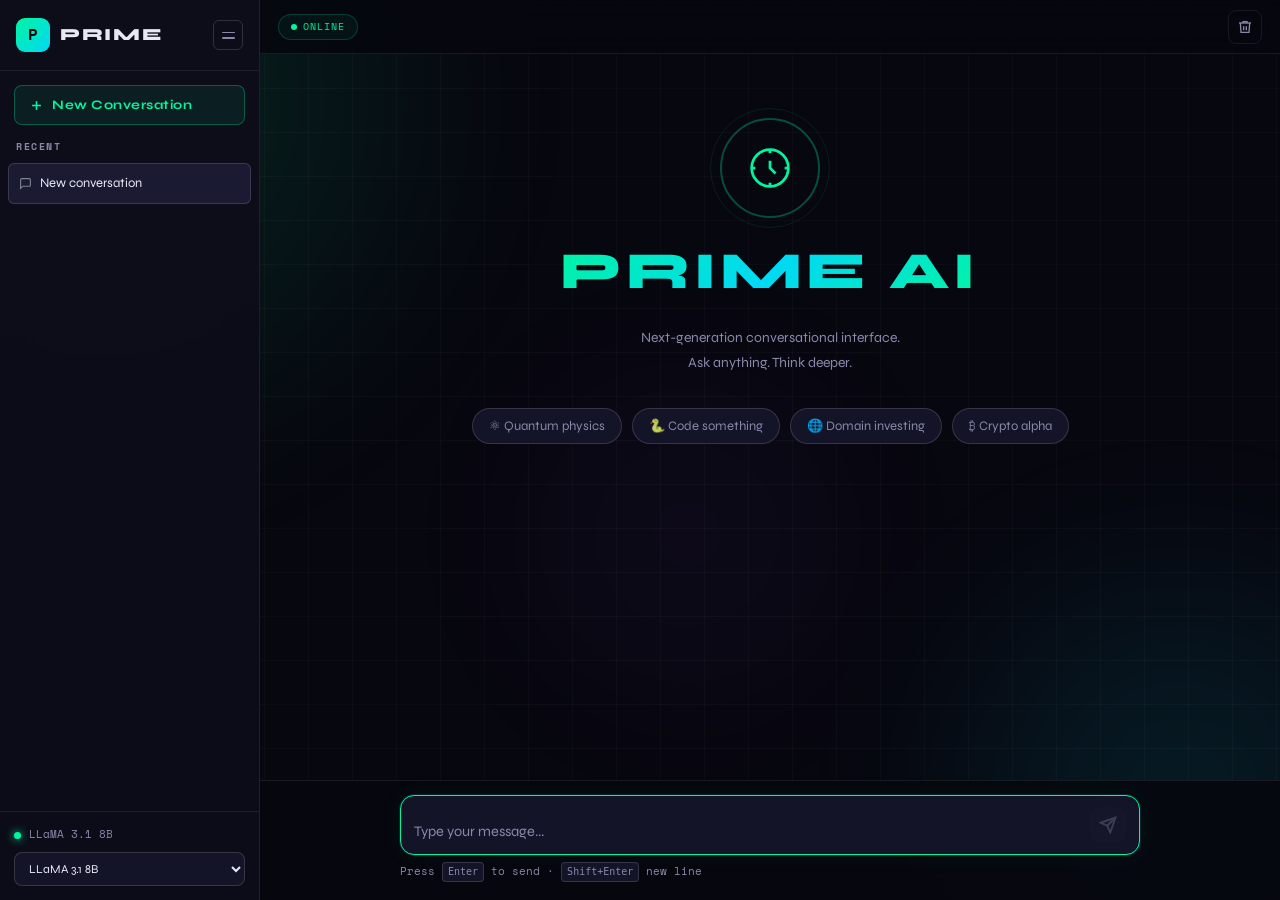
<file: index.html>
<!DOCTYPE html>
<html lang="en">
<head>
<meta charset="UTF-8"/>
<meta name="viewport" content="width=device-width, initial-scale=1.0"/>

<!-- Primary SEO -->
<title>Prime AI — Free AI Chat Assistant Powered by LLaMA</title>
<meta name="description" content="Prime AI is a free, fast AI chat assistant powered by LLaMA 4 and Groq. Ask anything, get instant answers, write code, and more — no signup required."/>
<meta name="keywords" content="AI chat, free AI assistant, LLaMA chat, Groq AI, chatbot, AI chatbot free, prime AI, chat with AI"/>
<meta name="author" content="Prime AI"/>
<meta name="robots" content="index, follow"/>
<link rel="canonical" href="https://primeai.pro/"/>

<!-- Open Graph (WhatsApp, Facebook) -->
<meta property="og:type" content="website"/>
<meta property="og:url" content="https://primeai.pro/"/>
<meta property="og:title" content="Prime AI — Free AI Chat Assistant"/>
<meta property="og:description" content="Chat with the most advanced AI models for free. No signup. Instant answers. Powered by LLaMA 4 & Groq."/>
<meta property="og:image" content="https://primeai.pro/og-image.png"/>

<!-- Twitter Card -->
<meta name="twitter:card" content="summary_large_image"/>
<meta name="twitter:title" content="Prime AI — Free AI Chat Assistant"/>
<meta name="twitter:description" content="Chat with LLaMA 4 for free. No signup required."/>
<meta name="twitter:image" content="https://primeai.pro/og-image.png"/>

<!-- Schema.org Structured Data -->
<script type="application/ld+json">
{
  "@context": "https://schema.org",
  "@type": "WebApplication",
  "name": "Prime AI",
  "url": "https://primeai.pro",
  "description": "Free AI chat assistant powered by LLaMA 4 and Groq inference engine.",
  "applicationCategory": "AIApplication",
  "operatingSystem": "Web",
  "offers": {
    "@type": "Offer",
    "price": "0",
    "priceCurrency": "USD"
  }
}
</script>

<link href="https://fonts.googleapis.com/css2?family=Space+Mono:wght@400;700&family=Syne:wght@400;600;700;800&display=swap" rel="stylesheet"/>
<style>
*,*::before,*::after{box-sizing:border-box;margin:0;padding:0}
:root{
  --bg:#07070f;--bg2:#0d0d1a;--surface:#141428;--surface2:#1a1a32;
  --border:rgba(255,255,255,0.08);--border2:rgba(255,255,255,0.14);
  --accent:#00f5a0;--accent2:#00d9f5;--accent3:#b060ff;
  --text:#e8e8f5;--text2:#8888aa;
  --font:'Syne',sans-serif;--mono:'Space Mono',monospace;
  --r:14px;--rs:8px;--sw:260px;
}
html,body{height:100%;overflow:hidden;background:var(--bg);color:var(--text);font-family:var(--font);font-size:15px;line-height:1.6}

/* AMBIENT */
.ambient{position:fixed;inset:0;pointer-events:none;z-index:0;overflow:hidden}
.orb{position:absolute;border-radius:50%;filter:blur(90px);opacity:.12;animation:drift 20s ease-in-out infinite alternate}
.orb1{width:700px;height:700px;background:radial-gradient(circle,#00f5a0,transparent);top:-250px;left:-250px;animation-duration:28s}
.orb2{width:500px;height:500px;background:radial-gradient(circle,#00d9f5,transparent);bottom:-150px;right:-150px;animation-duration:22s;animation-delay:-8s}
.orb3{width:350px;height:350px;background:radial-gradient(circle,#b060ff,transparent);top:40%;left:40%;opacity:.07;animation-duration:18s;animation-delay:-4s}
.grid{position:absolute;inset:0;background-image:linear-gradient(rgba(255,255,255,0.025) 1px,transparent 1px),linear-gradient(90deg,rgba(255,255,255,0.025) 1px,transparent 1px);background-size:44px 44px}
@keyframes drift{0%{transform:translate(0,0) scale(1)}100%{transform:translate(50px,35px) scale(1.08)}}

/* LAYOUT */
body{display:flex;position:relative;z-index:1}

/* SIDEBAR */
.sidebar{
  width:var(--sw);min-width:var(--sw);height:100vh;
  background:rgba(13,13,26,0.95);border-right:1px solid var(--border);
  display:flex;flex-direction:column;position:relative;z-index:10;
  transition:width .25s cubic-bezier(.4,0,.2,1),min-width .25s cubic-bezier(.4,0,.2,1),transform .25s cubic-bezier(.4,0,.2,1);
  overflow:hidden;backdrop-filter:blur(20px);
}
.sidebar.collapsed{width:0;min-width:0}
.sb-head{display:flex;align-items:center;justify-content:space-between;padding:18px 16px;border-bottom:1px solid var(--border);flex-shrink:0}
.logo{display:flex;align-items:center;gap:10px}
.logo-mark{
  width:34px;height:34px;border-radius:9px;flex-shrink:0;
  background:linear-gradient(135deg,var(--accent),var(--accent2));
  display:flex;align-items:center;justify-content:center;
  font-family:var(--mono);font-weight:700;font-size:16px;color:#000;
}
.logo-text{font-size:17px;font-weight:800;letter-spacing:.1em;white-space:nowrap}
.toggle-btn{
  width:30px;height:30px;border:1px solid var(--border2);border-radius:6px;
  background:none;cursor:pointer;display:flex;flex-direction:column;
  align-items:center;justify-content:center;gap:4px;flex-shrink:0;transition:.2s;
}
.toggle-btn:hover{border-color:var(--accent)}
.toggle-btn span{display:block;width:13px;height:1.5px;background:var(--text2);border-radius:2px}
.new-btn{
  margin:14px;padding:11px 14px;border:1px solid rgba(0,245,160,.3);
  background:rgba(0,245,160,.07);border-radius:var(--rs);color:var(--accent);
  font-family:var(--font);font-weight:700;font-size:13px;letter-spacing:.04em;
  cursor:pointer;display:flex;align-items:center;gap:8px;transition:.2s;white-space:nowrap;
}
.new-btn:hover{background:rgba(0,245,160,.14);border-color:var(--accent);transform:translateY(-1px)}
.new-btn svg{flex-shrink:0}
.sec-label{padding:0 16px 8px;font-size:10px;font-weight:700;letter-spacing:.15em;color:var(--text2);font-family:var(--mono)}
.history{flex:1;overflow-y:auto;padding:0 8px;display:flex;flex-direction:column;gap:2px}
.history::-webkit-scrollbar{width:3px}
.history::-webkit-scrollbar-thumb{background:var(--border2);border-radius:99px}
.h-item{
  padding:9px 10px;border-radius:6px;cursor:pointer;transition:.2s;
  color:var(--text2);font-size:13px;white-space:nowrap;overflow:hidden;
  text-overflow:ellipsis;border:1px solid transparent;display:flex;align-items:center;gap:8px;
}
.h-item:hover{background:var(--surface);color:var(--text)}
.h-item.active{background:var(--surface2);border-color:var(--border2);color:var(--text)}
.sb-foot{padding:14px;border-top:1px solid var(--border);flex-shrink:0}
.model-badge{display:flex;align-items:center;gap:8px;margin-bottom:8px}
.mdot{width:7px;height:7px;border-radius:50%;background:var(--accent);box-shadow:0 0 8px var(--accent);animation:pdot 2s ease-in-out infinite;flex-shrink:0}
@keyframes pdot{0%,100%{opacity:1;box-shadow:0 0 8px var(--accent)}50%{opacity:.5;box-shadow:0 0 3px var(--accent)}}
#modelLabel{font-family:var(--mono);font-size:11px;color:var(--text2);white-space:nowrap;overflow:hidden;text-overflow:ellipsis}
.model-sel{
  width:100%;background:var(--surface);border:1px solid var(--border2);border-radius:var(--rs);
  color:var(--text);padding:8px 10px;font-family:var(--font);font-size:12px;cursor:pointer;outline:none;
}
.model-sel:hover,.model-sel:focus{border-color:var(--accent)}

/* MAIN */
.main{flex:1;display:flex;flex-direction:column;height:100vh;overflow:hidden;position:relative}

/* TOPBAR */
.topbar{
  height:54px;display:flex;align-items:center;justify-content:space-between;
  padding:0 18px;border-bottom:1px solid var(--border);
  background:rgba(7,7,15,0.85);backdrop-filter:blur(20px);flex-shrink:0;z-index:5;
}
.menu-btn{display:none;flex-direction:column;gap:5px;background:none;border:none;cursor:pointer;padding:4px}
.menu-btn span{display:block;width:20px;height:1.5px;background:var(--text2);border-radius:2px}
.status-pill{
  display:flex;align-items:center;gap:6px;padding:4px 12px;
  border-radius:99px;border:1px solid rgba(0,245,160,.2);background:rgba(0,245,160,.05);
  font-family:var(--mono);font-size:10px;letter-spacing:.1em;color:var(--accent);
}
.sdot{width:6px;height:6px;border-radius:50%;background:var(--accent);animation:pdot 2s ease-in-out infinite}
.icon-btn{
  width:34px;height:34px;border-radius:var(--rs);background:none;border:1px solid var(--border);
  color:var(--text2);cursor:pointer;display:flex;align-items:center;justify-content:center;transition:.2s;
}
.icon-btn:hover{border-color:#ff4466;color:#ff4466}

/* MESSAGES */
.msgs-wrap{flex:1;overflow-y:auto;padding:24px 18px;scroll-behavior:smooth}
.msgs-wrap::-webkit-scrollbar{width:4px}
.msgs-wrap::-webkit-scrollbar-thumb{background:var(--border2);border-radius:99px}
.msgs{max-width:740px;margin:0 auto;display:flex;flex-direction:column;gap:22px}

/* WELCOME */
.welcome{display:flex;flex-direction:column;align-items:center;text-align:center;padding:50px 20px 30px;animation:fadeUp .6s ease both}
@keyframes fadeUp{from{opacity:0;transform:translateY(20px)}to{opacity:1;transform:translateY(0)}}
.w-icon{position:relative;width:80px;height:80px;display:flex;align-items:center;justify-content:center;margin-bottom:22px;color:var(--accent)}
.pulse{position:absolute;inset:-10px;border-radius:50%;border:2px solid var(--accent);opacity:.3;animation:pring 2.5s ease-in-out infinite}
.pulse2{position:absolute;inset:-20px;border-radius:50%;border:1px solid var(--accent);opacity:.1;animation:pring 2.5s ease-in-out infinite;animation-delay:.5s}
@keyframes pring{0%,100%{transform:scale(1);opacity:.3}50%{transform:scale(1.1);opacity:.08}}
.w-title{
  font-size:clamp(28px,8vw,52px);font-weight:800;letter-spacing:.08em;
  background:linear-gradient(135deg,var(--accent),var(--accent2) 50%,var(--accent));
  -webkit-background-clip:text;-webkit-text-fill-color:transparent;background-clip:text;
  margin-bottom:12px;
}
.w-sub{font-size:14px;color:var(--text2);line-height:1.8;margin-bottom:32px;max-width:340px}
.chips{display:flex;flex-wrap:wrap;gap:10px;justify-content:center}
.chip{
  padding:9px 16px;border-radius:99px;border:1px solid var(--border2);
  background:var(--surface);color:var(--text2);font-family:var(--font);font-size:13px;
  cursor:pointer;transition:.2s;white-space:nowrap;
}
.chip:hover{border-color:var(--accent);color:var(--accent);background:rgba(0,245,160,.06);transform:translateY(-2px)}

/* MESSAGES */
.msg{display:flex;gap:12px;animation:fadeUp .3s ease both}
.msg-user{flex-direction:row-reverse}
.avatar{
  width:34px;height:34px;border-radius:9px;display:flex;align-items:center;
  justify-content:center;font-weight:700;font-size:12px;flex-shrink:0;font-family:var(--mono);
}
.msg-ai .avatar{background:linear-gradient(135deg,var(--accent),var(--accent2));color:#000}
.msg-user .avatar{background:linear-gradient(135deg,#6030c0,#9050f0);color:#fff}
.msg-body{flex:1;min-width:0}
.msg-meta{font-size:11px;color:var(--text2);font-family:var(--mono);margin-bottom:5px;letter-spacing:.04em}
.msg-user .msg-meta{text-align:right}
.bubble{
  padding:13px 16px;border-radius:var(--r);line-height:1.75;font-size:14.5px;
  max-width:100%;word-break:break-word;
}
.msg-ai .bubble{background:var(--surface);border:1px solid var(--border);color:var(--text);border-top-left-radius:4px}
.msg-user .bubble{
  background:linear-gradient(135deg,#131c35,#161a30);
  border:1px solid rgba(96,48,192,.35);color:var(--text);border-top-right-radius:4px;
}
.msg-user .msg-body{display:flex;flex-direction:column;align-items:flex-end}

/* Markdown */
.bubble h1,.bubble h2,.bubble h3{font-family:var(--font);font-weight:700;margin:12px 0 6px;line-height:1.3}
.bubble h1{font-size:18px}.bubble h2{font-size:16px}.bubble h3{font-size:14px;color:var(--accent)}
.bubble p{margin-bottom:10px}.bubble p:last-child{margin-bottom:0}
.bubble ul,.bubble ol{padding-left:20px;margin-bottom:10px}.bubble li{margin-bottom:4px}
.bubble code{font-family:var(--mono);font-size:12px;background:rgba(0,245,160,.08);color:var(--accent);padding:2px 6px;border-radius:4px;border:1px solid rgba(0,245,160,.15)}
.bubble pre{background:#080814;border:1px solid var(--border2);border-radius:10px;padding:14px;overflow-x:auto;margin:10px 0}
.bubble pre code{background:none;border:none;padding:0;font-size:12.5px;color:#90e0b0}
.bubble strong{color:var(--accent2);font-weight:700}
.bubble em{font-style:italic}
.bubble blockquote{border-left:3px solid var(--accent);padding-left:13px;margin:10px 0;color:var(--text2);font-style:italic}

/* TYPING */
.typing-dots{display:flex;align-items:center;gap:6px;height:22px}
.typing-dots span{width:7px;height:7px;border-radius:50%;background:var(--accent);animation:blink 1.2s ease-in-out infinite}
.typing-dots span:nth-child(2){animation-delay:.2s}
.typing-dots span:nth-child(3){animation-delay:.4s}
@keyframes blink{0%,100%{opacity:.2;transform:scale(.8)}50%{opacity:1;transform:scale(1)}}
.streaming-cursor::after{content:'▊';color:var(--accent);animation:blink-c .7s step-end infinite;margin-left:2px}
@keyframes blink-c{0%,100%{opacity:1}50%{opacity:0}}

/* INPUT */
.input-area{
  padding:14px 18px 18px;border-top:1px solid var(--border);
  background:rgba(7,7,15,.9);backdrop-filter:blur(20px);flex-shrink:0;
}
.input-wrap{max-width:740px;margin:0 auto}
.input-box{
  display:flex;align-items:flex-end;gap:10px;background:var(--surface);
  border:1px solid var(--border2);border-radius:var(--r);padding:11px 13px;transition:.2s;
}
.input-box:focus-within{border-color:var(--accent);box-shadow:0 0 0 1px rgba(0,245,160,.12),0 0 24px rgba(0,245,160,.06)}
.input-box textarea{
  flex:1;background:none;border:none;outline:none;color:var(--text);
  font-family:var(--font);font-size:14.5px;line-height:1.6;resize:none;max-height:160px;overflow-y:auto;
}
.input-box textarea::placeholder{color:var(--text2)}
.send-btn{
  width:36px;height:36px;border-radius:9px;border:none;
  background:linear-gradient(135deg,var(--accent),var(--accent2));
  color:#000;cursor:pointer;display:flex;align-items:center;justify-content:center;transition:.2s;flex-shrink:0;
}
.send-btn:hover:not(:disabled){transform:scale(1.06);box-shadow:0 0 20px rgba(0,245,160,.4)}
.send-btn:disabled{opacity:.35;cursor:not-allowed;background:var(--surface2);color:var(--text2)}
.hint{margin-top:7px;font-size:11px;color:var(--text2);font-family:var(--mono)}
.hint kbd{display:inline-block;padding:1px 5px;border:1px solid var(--border2);border-radius:4px;font-size:10px;background:var(--surface)}
.msg-err .bubble{background:rgba(255,50,80,.08);border-color:rgba(255,50,80,.25);color:#ff7090}

/* TOAST */
.toast{
  position:fixed;bottom:90px;left:50%;transform:translateX(-50%) translateY(16px);
  background:var(--surface2);border:1px solid var(--border2);border-radius:99px;
  padding:9px 18px;font-size:12px;color:var(--text2);z-index:999;
  opacity:0;transition:all .3s ease;pointer-events:none;font-family:var(--mono);
}
.toast.show{opacity:1;transform:translateX(-50%) translateY(0)}

/* OVERLAY */
.overlay{display:none;position:fixed;inset:0;background:rgba(0,0,0,.55);z-index:99}
.overlay.show{display:block}

/* MOBILE */
@media(max-width:768px){
  .sidebar{
    position:fixed;top:0;left:0;bottom:0;z-index:100;
    width:var(--sw)!important;min-width:var(--sw)!important;
    transform:translateX(-100%);
  }
  .sidebar.open{transform:translateX(0);box-shadow:4px 0 40px rgba(0,0,0,.6)}
  .menu-btn{display:flex}
  .toggle-btn{display:none}
}
</style>
</head>
<body>

<!-- Ambient -->
<div class="ambient">
  <div class="orb orb1"></div>
  <div class="orb orb2"></div>
  <div class="orb orb3"></div>
  <div class="grid"></div>
</div>

<div class="overlay" id="overlay"></div>

<!-- Sidebar -->
<aside class="sidebar" id="sidebar">
  <div class="sb-head">
    <div class="logo">
      <div class="logo-mark">P</div>
      <span class="logo-text">PRIME</span>
    </div>
    <button class="toggle-btn" id="toggleBtn" title="Toggle sidebar">
      <span></span><span></span>
    </button>
  </div>
  <button class="new-btn" id="newBtn">
    <svg width="15" height="15" viewBox="0 0 24 24" fill="none" stroke="currentColor" stroke-width="2.5"><line x1="12" y1="5" x2="12" y2="19"/><line x1="5" y1="12" x2="19" y2="12"/></svg>
    New Conversation
  </button>
  <div class="sec-label">RECENT</div>
  <nav class="history" id="history"></nav>
  <div class="sb-foot">
    <div class="model-badge">
      <div class="mdot"></div>
      <span id="modelLabel">LLaMA 3.1 8B</span>
    </div>
    <select class="model-sel" id="modelSel">
      <option value="llama-3.1-8b-instant">LLaMA 3.1 8B</option>
      <option value="llama-3.3-70b-versatile">LLaMA 3.3 70B</option>
      <option value="llama-4-scout-17b-16e-instruct">Llama 4 Scout</option>
      <option value="llama-4-maverick-17b-128e-instruct">Llama 4 Maverick</option>
    </select>
  </div>
</aside>

<!-- Main -->
<main class="main">
  <header class="topbar">
    <button class="menu-btn" id="menuBtn"><span></span><span></span><span></span></button>
    <div class="status-pill"><div class="sdot"></div>ONLINE</div>
    <button class="icon-btn" id="clearBtn" title="Clear chat">
      <svg width="16" height="16" viewBox="0 0 24 24" fill="none" stroke="currentColor" stroke-width="2"><polyline points="3 6 5 6 21 6"/><path d="M19 6l-1 14H6L5 6"/><path d="M10 11v6M14 11v6"/><path d="M9 6V4h6v2"/></svg>
    </button>
  </header>

  <div class="msgs-wrap" id="msgsWrap">
    <div class="msgs" id="msgs"></div>
  </div>

  <div class="input-area">
    <div class="input-wrap">
      <div class="input-box">
        <textarea id="input" placeholder="Type your message..." rows="1" autocomplete="off" spellcheck="false"></textarea>
        <button class="send-btn" id="sendBtn" disabled>
          <svg width="18" height="18" viewBox="0 0 24 24" fill="none" stroke="currentColor" stroke-width="2.5"><line x1="22" y1="2" x2="11" y2="13"/><polygon points="22 2 15 22 11 13 2 9 22 2"/></svg>
        </button>
      </div>
      <div class="hint">Press <kbd>Enter</kbd> to send · <kbd>Shift+Enter</kbd> new line</div>
    </div>
  </div>
</main>

<div class="toast" id="toast"></div>

<script>
const API_KEY = "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";
const API_URL = "https://api.groq.com/openai/v1/chat/completions";

// Version-based cache buster
const APP_VERSION = "v2.0";
if(localStorage.getItem("nx_version") !== APP_VERSION){
  localStorage.removeItem("nx_s");
  localStorage.setItem("nx_version", APP_VERSION);
}

const state = {
  sessions: JSON.parse(localStorage.getItem("nx_s") || "[]"),
  cid: null,
  busy: false
};

const $ = id => document.getElementById(id);
const msgsEl   = $("msgs");
const msgsWrap = $("msgsWrap");
const inputEl  = $("input");
const sendBtn  = $("sendBtn");
const sidebar  = $("sidebar");
const overlay  = $("overlay");
const histEl   = $("history");
const modelSel = $("modelSel");

function session(){ return state.sessions.find(s=>s.id===state.cid)||null }
function save(){ localStorage.setItem("nx_s", JSON.stringify(state.sessions)) }

function newSession(){
  const s={ id: Date.now()+"", title:"New conversation", model:modelSel.value, messages:[], ts:Date.now() };
  state.sessions.unshift(s); state.cid=s.id; save(); renderHistory(); return s;
}

function esc(t){ return t.replace(/&/g,"&amp;").replace(/</g,"&lt;").replace(/>/g,"&gt;").replace(/"/g,"&quot;") }

function md(t){
  return t
    .replace(/```(\w*)\n?([\s\S]*?)```/g,(_,l,c)=>`<pre><code>${esc(c.trim())}</code></pre>`)
    .replace(/`([^`]+)`/g,(_,c)=>`<code>${esc(c)}</code>`)
    .replace(/\*\*(.+?)\*\*/g,"<strong>$1</strong>")
    .replace(/\*(.+?)\*/g,"<em>$1</em>")
    .replace(/^### (.+)$/gm,"<h3>$1</h3>")
    .replace(/^## (.+)$/gm,"<h2>$1</h2>")
    .replace(/^# (.+)$/gm,"<h1>$1</h1>")
    .replace(/^> (.+)$/gm,"<blockquote>$1</blockquote>")
    .replace(/^[*\-] (.+)$/gm,"<li>$1</li>")
    .replace(/(<li>[\s\S]+?<\/li>)/g,"<ul>$1</ul>")
    .replace(/\n\n/g,"</p><p>").replace(/\n/g,"<br/>")
    .replace(/^(?![<])(.+)/,"<p>$1</p>");
}

function renderHistory(){
  histEl.innerHTML="";
  if(!state.sessions.length){
    histEl.innerHTML='<div style="padding:10px;color:var(--text2);font-size:12px;font-family:var(--mono)">No conversations yet</div>';
    return;
  }
  state.sessions.forEach(s=>{
    const d=document.createElement("div");
    d.className="h-item"+(s.id===state.cid?" active":"");
    d.innerHTML=`<svg width="13" height="13" viewBox="0 0 24 24" fill="none" stroke="currentColor" stroke-width="2" style="opacity:.5;flex-shrink:0"><path d="M21 15a2 2 0 0 1-2 2H7l-4 4V5a2 2 0 0 1 2-2h14a2 2 0 0 1 2 2z"/></svg>${esc(s.title)}`;
    d.title=s.title;
    d.addEventListener("click",()=>{ state.cid=s.id; renderHistory(); renderMsgs(); closeMobile(); });
    histEl.appendChild(d);
  });
}

function renderMsgs(){
  const s=session();
  msgsEl.innerHTML="";
  if(!s||!s.messages.length){ showWelcome(); return; }
  s.messages.forEach(m=>appendMsg(m.role,m.content,false));
  scrollBot();
}

function showWelcome(){
  msgsEl.innerHTML=`<div class="welcome">
    <div class="w-icon">
      <div class="pulse"></div><div class="pulse2"></div>
      <svg width="44" height="44" viewBox="0 0 24 24" fill="none" stroke="currentColor" stroke-width="1.5">
        <circle cx="12" cy="12" r="10"/><path d="M12 8v4l3 3"/>
        <path d="M12 2v2M12 20v2M2 12h2M20 12h2"/>
      </svg>
    </div>
    <h1 class="w-title">PRIME AI</h1>
    <p class="w-sub">Next-generation conversational interface.<br/>Ask anything. Think deeper.</p>
    <div class="chips">
      <button class="chip" data-t="Explain quantum entanglement simply">⚛ Quantum physics</button>
      <button class="chip" data-t="Write a Python script to analyze domain backlinks">🐍 Code something</button>
      <button class="chip" data-t="What .ai domains are worth investing in 2025?">🌐 Domain investing</button>
      <button class="chip" data-t="Best memecoin trading strategies for quick gains?">₿ Crypto alpha</button>
    </div>
  </div>`;
  msgsEl.querySelectorAll(".chip").forEach(c=>{
    c.addEventListener("click",()=>{ inputEl.value=c.dataset.t; resize(); sendBtn.disabled=false; inputEl.focus(); });
  });
}

function appendMsg(role, content, animate=true){
  document.querySelector(".welcome")?.remove();
  const isUser=role==="user";
  const now=new Date().toLocaleTimeString([],{hour:"2-digit",minute:"2-digit"});
  const el=document.createElement("div");
  el.className=`msg ${isUser?"msg-user":"msg-ai"}`;
  if(!animate) el.style.animation="none";
  el.innerHTML=`
    <div class="avatar">${isUser?"YOU":"N"}</div>
    <div class="msg-body">
      <div class="msg-meta">${isUser?"You":"PRIME"} · ${now}</div>
      <div class="bubble">${isUser?esc(content):md(content)}</div>
    </div>`;
  msgsEl.appendChild(el);
  if(animate) scrollBot();
  return el;
}

function scrollBot(){ msgsWrap.scrollTo({top:msgsWrap.scrollHeight,behavior:"smooth"}) }

function showTyping(){
  const el=document.createElement("div");
  el.className="msg msg-ai"; el.id="typing";
  el.innerHTML=`<div class="avatar">P</div><div class="msg-body"><div class="bubble"><div class="typing-dots"><span></span><span></span><span></span></div></div></div>`;
  msgsEl.appendChild(el); scrollBot();
}
function hideTyping(){ $("typing")?.remove() }

async function send(text){
  text=text.trim();
  if(!text||state.busy) return;
  if(!state.cid) newSession();
  const s=session();

  s.messages.push({role:"user",content:text});
  if(s.title==="New conversation") s.title=text.slice(0,38)+(text.length>38?"…":"");
  save(); appendMsg("user",text); renderHistory();

  inputEl.value=""; inputEl.style.height="auto";
  sendBtn.disabled=true; state.busy=true;
  showTyping();

  try{
    const res=await fetch(API_URL,{
      method:"POST",
      headers:{"Content-Type":"application/json","Authorization":`Bearer ${API_KEY}`},
      body:JSON.stringify({
        model:s.model||modelSel.value,
        messages:[
          {role:"system",content:"You are PRIME, a sharp and elegant AI assistant. Be concise, precise, and insightful. Use markdown formatting when helpful."},
          ...s.messages
        ],
        stream:true, max_tokens:2048, temperature:0.7
      })
    });
    if(!res.ok){ const e=await res.json().catch(()=>({})); throw new Error(e.error?.message||`HTTP ${res.status}`) }

    hideTyping();
    const now=new Date().toLocaleTimeString([],{hour:"2-digit",minute:"2-digit"});
    const mel=document.createElement("div");
    mel.className="msg msg-ai";
    mel.innerHTML=`<div class="avatar">P</div><div class="msg-body"><div class="msg-meta">PRIME · ${now}</div><div class="bubble streaming-cursor"></div></div>`;
    msgsEl.appendChild(mel);
    const bbl=mel.querySelector(".bubble");

    const reader=res.body.getReader();
    const dec=new TextDecoder();
    let full="";
    while(true){
      const{done,value}=await reader.read();
      if(done) break;
      const lines=dec.decode(value).split("\n").filter(l=>l.startsWith("data: "));
      for(const line of lines){
        const data=line.slice(6);
        if(data==="[DONE]") break;
        try{ const p=JSON.parse(data); full+=p.choices?.[0]?.delta?.content||""; bbl.innerHTML=md(full); scrollBot(); }catch(_){}
      }
    }
    bbl.classList.remove("streaming-cursor");
    s.messages.push({role:"assistant",content:full}); save();
  }catch(e){
    hideTyping();
    const el=document.createElement("div");
    el.className="msg msg-ai msg-err";
    el.innerHTML=`<div class="avatar">!</div><div class="msg-body"><div class="bubble">⚠ ${esc(e.message)}</div></div>`;
    msgsEl.appendChild(el); scrollBot();
  }finally{
    state.busy=false; sendBtn.disabled=!inputEl.value.trim();
  }
}

function resize(){ inputEl.style.height="auto"; inputEl.style.height=Math.min(inputEl.scrollHeight,160)+"px" }
function toast(msg){ const t=$("toast"); t.textContent=msg; t.classList.add("show"); setTimeout(()=>t.classList.remove("show"),2400) }
function closeMobile(){ sidebar.classList.remove("open"); overlay.classList.remove("show") }

$("toggleBtn").addEventListener("click",()=>sidebar.classList.toggle("collapsed"));
$("menuBtn").addEventListener("click",()=>{ sidebar.classList.toggle("open"); overlay.classList.toggle("show") });
overlay.addEventListener("click", closeMobile);
$("newBtn").addEventListener("click",()=>{ newSession(); renderMsgs(); closeMobile(); inputEl.focus() });
$("clearBtn").addEventListener("click",()=>{
  const s=session(); if(!s||!s.messages.length) return;
  s.messages=[]; s.title="New conversation"; save(); renderHistory(); renderMsgs(); toast("Chat cleared");
});
modelSel.addEventListener("change",()=>{
  $("modelLabel").textContent=modelSel.options[modelSel.selectedIndex].text;
  const s=session(); if(s){ s.model=modelSel.value; save() }
});
inputEl.addEventListener("input",()=>{ resize(); sendBtn.disabled=!inputEl.value.trim()||state.busy });
inputEl.addEventListener("keydown",e=>{ if(e.key==="Enter"&&!e.shiftKey){ e.preventDefault(); if(!sendBtn.disabled) send(inputEl.value) } });
sendBtn.addEventListener("click",()=>send(inputEl.value));

// Migrate old/deprecated models
const DEPRECATED = {
  "gemma2-9b-it":        "llama-3.1-8b-instant",
  "gemma-7b-it":         "llama-3.1-8b-instant",
  "llama3-70b-8192":     "llama-3.3-70b-versatile",
  "llama3-8b-8192":      "llama-3.1-8b-instant",
  "mixtral-8x7b-32768":  "llama-4-scout-17b-16e-instruct"
};
function migrateModels(){
  let changed=false;
  state.sessions.forEach(s=>{
    if(s.model && DEPRECATED[s.model]){
      s.model=DEPRECATED[s.model]; changed=true;
    }
  });
  if(changed) save();
}

// Init
(function(){
  migrateModels();
  if(state.sessions.length){ state.cid=state.sessions[0].id }
  else { newSession() }
  // Sync select to current session model
  const s=session();
  if(s && s.model){
    const opt=[...modelSel.options].find(o=>o.value===s.model);
    if(opt){ modelSel.value=s.model; $("modelLabel").textContent=opt.text; }
    else { $("modelLabel").textContent=modelSel.options[modelSel.selectedIndex].text; }
  } else {
    $("modelLabel").textContent=modelSel.options[modelSel.selectedIndex].text;
  }
  renderHistory(); renderMsgs(); inputEl.focus();
})();
</script>
</body>
</html>
</file>
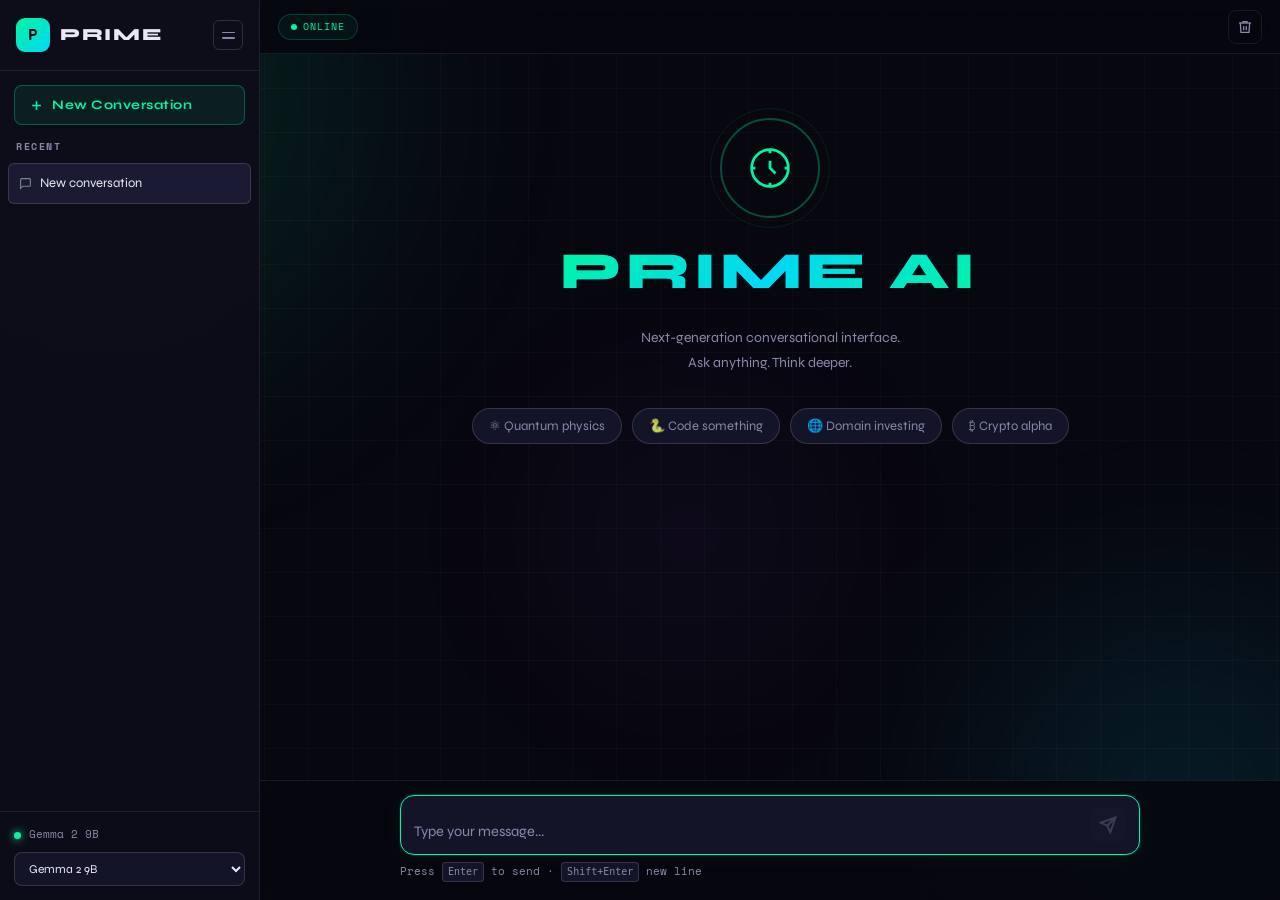
<file: index-2.html>
<!DOCTYPE html>
<html lang="en">
<head>
<meta charset="UTF-8"/>
<meta name="viewport" content="width=device-width, initial-scale=1.0"/>
<title>PRIME AI</title>
<link href="https://fonts.googleapis.com/css2?family=Space+Mono:wght@400;700&family=Syne:wght@400;600;700;800&display=swap" rel="stylesheet"/>
<style>
*,*::before,*::after{box-sizing:border-box;margin:0;padding:0}
:root{
  --bg:#07070f;--bg2:#0d0d1a;--surface:#141428;--surface2:#1a1a32;
  --border:rgba(255,255,255,0.08);--border2:rgba(255,255,255,0.14);
  --accent:#00f5a0;--accent2:#00d9f5;--accent3:#b060ff;
  --text:#e8e8f5;--text2:#8888aa;
  --font:'Syne',sans-serif;--mono:'Space Mono',monospace;
  --r:14px;--rs:8px;--sw:260px;
}
html,body{height:100%;overflow:hidden;background:var(--bg);color:var(--text);font-family:var(--font);font-size:15px;line-height:1.6}

/* AMBIENT */
.ambient{position:fixed;inset:0;pointer-events:none;z-index:0;overflow:hidden}
.orb{position:absolute;border-radius:50%;filter:blur(90px);opacity:.12;animation:drift 20s ease-in-out infinite alternate}
.orb1{width:700px;height:700px;background:radial-gradient(circle,#00f5a0,transparent);top:-250px;left:-250px;animation-duration:28s}
.orb2{width:500px;height:500px;background:radial-gradient(circle,#00d9f5,transparent);bottom:-150px;right:-150px;animation-duration:22s;animation-delay:-8s}
.orb3{width:350px;height:350px;background:radial-gradient(circle,#b060ff,transparent);top:40%;left:40%;opacity:.07;animation-duration:18s;animation-delay:-4s}
.grid{position:absolute;inset:0;background-image:linear-gradient(rgba(255,255,255,0.025) 1px,transparent 1px),linear-gradient(90deg,rgba(255,255,255,0.025) 1px,transparent 1px);background-size:44px 44px}
@keyframes drift{0%{transform:translate(0,0) scale(1)}100%{transform:translate(50px,35px) scale(1.08)}}

/* LAYOUT */
body{display:flex;position:relative;z-index:1}

/* SIDEBAR */
.sidebar{
  width:var(--sw);min-width:var(--sw);height:100vh;
  background:rgba(13,13,26,0.95);border-right:1px solid var(--border);
  display:flex;flex-direction:column;position:relative;z-index:10;
  transition:width .25s cubic-bezier(.4,0,.2,1),min-width .25s cubic-bezier(.4,0,.2,1),transform .25s cubic-bezier(.4,0,.2,1);
  overflow:hidden;backdrop-filter:blur(20px);
}
.sidebar.collapsed{width:0;min-width:0}
.sb-head{display:flex;align-items:center;justify-content:space-between;padding:18px 16px;border-bottom:1px solid var(--border);flex-shrink:0}
.logo{display:flex;align-items:center;gap:10px}
.logo-mark{
  width:34px;height:34px;border-radius:9px;flex-shrink:0;
  background:linear-gradient(135deg,var(--accent),var(--accent2));
  display:flex;align-items:center;justify-content:center;
  font-family:var(--mono);font-weight:700;font-size:16px;color:#000;
}
.logo-text{font-size:17px;font-weight:800;letter-spacing:.1em;white-space:nowrap}
.toggle-btn{
  width:30px;height:30px;border:1px solid var(--border2);border-radius:6px;
  background:none;cursor:pointer;display:flex;flex-direction:column;
  align-items:center;justify-content:center;gap:4px;flex-shrink:0;transition:.2s;
}
.toggle-btn:hover{border-color:var(--accent)}
.toggle-btn span{display:block;width:13px;height:1.5px;background:var(--text2);border-radius:2px}
.new-btn{
  margin:14px;padding:11px 14px;border:1px solid rgba(0,245,160,.3);
  background:rgba(0,245,160,.07);border-radius:var(--rs);color:var(--accent);
  font-family:var(--font);font-weight:700;font-size:13px;letter-spacing:.04em;
  cursor:pointer;display:flex;align-items:center;gap:8px;transition:.2s;white-space:nowrap;
}
.new-btn:hover{background:rgba(0,245,160,.14);border-color:var(--accent);transform:translateY(-1px)}
.new-btn svg{flex-shrink:0}
.sec-label{padding:0 16px 8px;font-size:10px;font-weight:700;letter-spacing:.15em;color:var(--text2);font-family:var(--mono)}
.history{flex:1;overflow-y:auto;padding:0 8px;display:flex;flex-direction:column;gap:2px}
.history::-webkit-scrollbar{width:3px}
.history::-webkit-scrollbar-thumb{background:var(--border2);border-radius:99px}
.h-item{
  padding:9px 10px;border-radius:6px;cursor:pointer;transition:.2s;
  color:var(--text2);font-size:13px;white-space:nowrap;overflow:hidden;
  text-overflow:ellipsis;border:1px solid transparent;display:flex;align-items:center;gap:8px;
}
.h-item:hover{background:var(--surface);color:var(--text)}
.h-item.active{background:var(--surface2);border-color:var(--border2);color:var(--text)}
.sb-foot{padding:14px;border-top:1px solid var(--border);flex-shrink:0}
.model-badge{display:flex;align-items:center;gap:8px;margin-bottom:8px}
.mdot{width:7px;height:7px;border-radius:50%;background:var(--accent);box-shadow:0 0 8px var(--accent);animation:pdot 2s ease-in-out infinite;flex-shrink:0}
@keyframes pdot{0%,100%{opacity:1;box-shadow:0 0 8px var(--accent)}50%{opacity:.5;box-shadow:0 0 3px var(--accent)}}
#modelLabel{font-family:var(--mono);font-size:11px;color:var(--text2);white-space:nowrap;overflow:hidden;text-overflow:ellipsis}
.model-sel{
  width:100%;background:var(--surface);border:1px solid var(--border2);border-radius:var(--rs);
  color:var(--text);padding:8px 10px;font-family:var(--font);font-size:12px;cursor:pointer;outline:none;
}
.model-sel:hover,.model-sel:focus{border-color:var(--accent)}

/* MAIN */
.main{flex:1;display:flex;flex-direction:column;height:100vh;overflow:hidden;position:relative}

/* TOPBAR */
.topbar{
  height:54px;display:flex;align-items:center;justify-content:space-between;
  padding:0 18px;border-bottom:1px solid var(--border);
  background:rgba(7,7,15,0.85);backdrop-filter:blur(20px);flex-shrink:0;z-index:5;
}
.menu-btn{display:none;flex-direction:column;gap:5px;background:none;border:none;cursor:pointer;padding:4px}
.menu-btn span{display:block;width:20px;height:1.5px;background:var(--text2);border-radius:2px}
.status-pill{
  display:flex;align-items:center;gap:6px;padding:4px 12px;
  border-radius:99px;border:1px solid rgba(0,245,160,.2);background:rgba(0,245,160,.05);
  font-family:var(--mono);font-size:10px;letter-spacing:.1em;color:var(--accent);
}
.sdot{width:6px;height:6px;border-radius:50%;background:var(--accent);animation:pdot 2s ease-in-out infinite}
.icon-btn{
  width:34px;height:34px;border-radius:var(--rs);background:none;border:1px solid var(--border);
  color:var(--text2);cursor:pointer;display:flex;align-items:center;justify-content:center;transition:.2s;
}
.icon-btn:hover{border-color:#ff4466;color:#ff4466}

/* MESSAGES */
.msgs-wrap{flex:1;overflow-y:auto;padding:24px 18px;scroll-behavior:smooth}
.msgs-wrap::-webkit-scrollbar{width:4px}
.msgs-wrap::-webkit-scrollbar-thumb{background:var(--border2);border-radius:99px}
.msgs{max-width:740px;margin:0 auto;display:flex;flex-direction:column;gap:22px}

/* WELCOME */
.welcome{display:flex;flex-direction:column;align-items:center;text-align:center;padding:50px 20px 30px;animation:fadeUp .6s ease both}
@keyframes fadeUp{from{opacity:0;transform:translateY(20px)}to{opacity:1;transform:translateY(0)}}
.w-icon{position:relative;width:80px;height:80px;display:flex;align-items:center;justify-content:center;margin-bottom:22px;color:var(--accent)}
.pulse{position:absolute;inset:-10px;border-radius:50%;border:2px solid var(--accent);opacity:.3;animation:pring 2.5s ease-in-out infinite}
.pulse2{position:absolute;inset:-20px;border-radius:50%;border:1px solid var(--accent);opacity:.1;animation:pring 2.5s ease-in-out infinite;animation-delay:.5s}
@keyframes pring{0%,100%{transform:scale(1);opacity:.3}50%{transform:scale(1.1);opacity:.08}}
.w-title{
  font-size:clamp(28px,8vw,52px);font-weight:800;letter-spacing:.08em;
  background:linear-gradient(135deg,var(--accent),var(--accent2) 50%,var(--accent));
  -webkit-background-clip:text;-webkit-text-fill-color:transparent;background-clip:text;
  margin-bottom:12px;
}
.w-sub{font-size:14px;color:var(--text2);line-height:1.8;margin-bottom:32px;max-width:340px}
.chips{display:flex;flex-wrap:wrap;gap:10px;justify-content:center}
.chip{
  padding:9px 16px;border-radius:99px;border:1px solid var(--border2);
  background:var(--surface);color:var(--text2);font-family:var(--font);font-size:13px;
  cursor:pointer;transition:.2s;white-space:nowrap;
}
.chip:hover{border-color:var(--accent);color:var(--accent);background:rgba(0,245,160,.06);transform:translateY(-2px)}

/* MESSAGES */
.msg{display:flex;gap:12px;animation:fadeUp .3s ease both}
.msg-user{flex-direction:row-reverse}
.avatar{
  width:34px;height:34px;border-radius:9px;display:flex;align-items:center;
  justify-content:center;font-weight:700;font-size:12px;flex-shrink:0;font-family:var(--mono);
}
.msg-ai .avatar{background:linear-gradient(135deg,var(--accent),var(--accent2));color:#000}
.msg-user .avatar{background:linear-gradient(135deg,#6030c0,#9050f0);color:#fff}
.msg-body{flex:1;min-width:0}
.msg-meta{font-size:11px;color:var(--text2);font-family:var(--mono);margin-bottom:5px;letter-spacing:.04em}
.msg-user .msg-meta{text-align:right}
.bubble{
  padding:13px 16px;border-radius:var(--r);line-height:1.75;font-size:14.5px;
  max-width:100%;word-break:break-word;
}
.msg-ai .bubble{background:var(--surface);border:1px solid var(--border);color:var(--text);border-top-left-radius:4px}
.msg-user .bubble{
  background:linear-gradient(135deg,#131c35,#161a30);
  border:1px solid rgba(96,48,192,.35);color:var(--text);border-top-right-radius:4px;
}
.msg-user .msg-body{display:flex;flex-direction:column;align-items:flex-end}

/* Markdown */
.bubble h1,.bubble h2,.bubble h3{font-family:var(--font);font-weight:700;margin:12px 0 6px;line-height:1.3}
.bubble h1{font-size:18px}.bubble h2{font-size:16px}.bubble h3{font-size:14px;color:var(--accent)}
.bubble p{margin-bottom:10px}.bubble p:last-child{margin-bottom:0}
.bubble ul,.bubble ol{padding-left:20px;margin-bottom:10px}.bubble li{margin-bottom:4px}
.bubble code{font-family:var(--mono);font-size:12px;background:rgba(0,245,160,.08);color:var(--accent);padding:2px 6px;border-radius:4px;border:1px solid rgba(0,245,160,.15)}
.bubble pre{background:#080814;border:1px solid var(--border2);border-radius:10px;padding:14px;overflow-x:auto;margin:10px 0}
.bubble pre code{background:none;border:none;padding:0;font-size:12.5px;color:#90e0b0}
.bubble strong{color:var(--accent2);font-weight:700}
.bubble em{font-style:italic}
.bubble blockquote{border-left:3px solid var(--accent);padding-left:13px;margin:10px 0;color:var(--text2);font-style:italic}

/* TYPING */
.typing-dots{display:flex;align-items:center;gap:6px;height:22px}
.typing-dots span{width:7px;height:7px;border-radius:50%;background:var(--accent);animation:blink 1.2s ease-in-out infinite}
.typing-dots span:nth-child(2){animation-delay:.2s}
.typing-dots span:nth-child(3){animation-delay:.4s}
@keyframes blink{0%,100%{opacity:.2;transform:scale(.8)}50%{opacity:1;transform:scale(1)}}
.streaming-cursor::after{content:'▊';color:var(--accent);animation:blink-c .7s step-end infinite;margin-left:2px}
@keyframes blink-c{0%,100%{opacity:1}50%{opacity:0}}

/* INPUT */
.input-area{
  padding:14px 18px 18px;border-top:1px solid var(--border);
  background:rgba(7,7,15,.9);backdrop-filter:blur(20px);flex-shrink:0;
}
.input-wrap{max-width:740px;margin:0 auto}
.input-box{
  display:flex;align-items:flex-end;gap:10px;background:var(--surface);
  border:1px solid var(--border2);border-radius:var(--r);padding:11px 13px;transition:.2s;
}
.input-box:focus-within{border-color:var(--accent);box-shadow:0 0 0 1px rgba(0,245,160,.12),0 0 24px rgba(0,245,160,.06)}
.input-box textarea{
  flex:1;background:none;border:none;outline:none;color:var(--text);
  font-family:var(--font);font-size:14.5px;line-height:1.6;resize:none;max-height:160px;overflow-y:auto;
}
.input-box textarea::placeholder{color:var(--text2)}
.send-btn{
  width:36px;height:36px;border-radius:9px;border:none;
  background:linear-gradient(135deg,var(--accent),var(--accent2));
  color:#000;cursor:pointer;display:flex;align-items:center;justify-content:center;transition:.2s;flex-shrink:0;
}
.send-btn:hover:not(:disabled){transform:scale(1.06);box-shadow:0 0 20px rgba(0,245,160,.4)}
.send-btn:disabled{opacity:.35;cursor:not-allowed;background:var(--surface2);color:var(--text2)}
.hint{margin-top:7px;font-size:11px;color:var(--text2);font-family:var(--mono)}
.hint kbd{display:inline-block;padding:1px 5px;border:1px solid var(--border2);border-radius:4px;font-size:10px;background:var(--surface)}
.msg-err .bubble{background:rgba(255,50,80,.08);border-color:rgba(255,50,80,.25);color:#ff7090}

/* TOAST */
.toast{
  position:fixed;bottom:90px;left:50%;transform:translateX(-50%) translateY(16px);
  background:var(--surface2);border:1px solid var(--border2);border-radius:99px;
  padding:9px 18px;font-size:12px;color:var(--text2);z-index:999;
  opacity:0;transition:all .3s ease;pointer-events:none;font-family:var(--mono);
}
.toast.show{opacity:1;transform:translateX(-50%) translateY(0)}

/* OVERLAY */
.overlay{display:none;position:fixed;inset:0;background:rgba(0,0,0,.55);z-index:99}
.overlay.show{display:block}

/* MOBILE */
@media(max-width:768px){
  .sidebar{
    position:fixed;top:0;left:0;bottom:0;z-index:100;
    width:var(--sw)!important;min-width:var(--sw)!important;
    transform:translateX(-100%);
  }
  .sidebar.open{transform:translateX(0);box-shadow:4px 0 40px rgba(0,0,0,.6)}
  .menu-btn{display:flex}
  .toggle-btn{display:none}
}
</style>
</head>
<body>

<!-- Ambient -->
<div class="ambient">
  <div class="orb orb1"></div>
  <div class="orb orb2"></div>
  <div class="orb orb3"></div>
  <div class="grid"></div>
</div>

<div class="overlay" id="overlay"></div>

<!-- Sidebar -->
<aside class="sidebar" id="sidebar">
  <div class="sb-head">
    <div class="logo">
      <div class="logo-mark">P</div>
      <span class="logo-text">PRIME</span>
    </div>
    <button class="toggle-btn" id="toggleBtn" title="Toggle sidebar">
      <span></span><span></span>
    </button>
  </div>
  <button class="new-btn" id="newBtn">
    <svg width="15" height="15" viewBox="0 0 24 24" fill="none" stroke="currentColor" stroke-width="2.5"><line x1="12" y1="5" x2="12" y2="19"/><line x1="5" y1="12" x2="19" y2="12"/></svg>
    New Conversation
  </button>
  <div class="sec-label">RECENT</div>
  <nav class="history" id="history"></nav>
  <div class="sb-foot">
    <div class="model-badge">
      <div class="mdot"></div>
      <span id="modelLabel">Gemma 2 9B</span>
    </div>
    <select class="model-sel" id="modelSel">
      <option value="gemma2-9b-it">Gemma 2 9B</option>
      <option value="llama-3.3-70b-versatile">LLaMA 3.3 70B</option>
      <option value="mixtral-8x7b-32768">Mixtral 8×7B</option>
      <option value="llama3-70b-8192">LLaMA3 70B</option>
    </select>
  </div>
</aside>

<!-- Main -->
<main class="main">
  <header class="topbar">
    <button class="menu-btn" id="menuBtn"><span></span><span></span><span></span></button>
    <div class="status-pill"><div class="sdot"></div>ONLINE</div>
    <button class="icon-btn" id="clearBtn" title="Clear chat">
      <svg width="16" height="16" viewBox="0 0 24 24" fill="none" stroke="currentColor" stroke-width="2"><polyline points="3 6 5 6 21 6"/><path d="M19 6l-1 14H6L5 6"/><path d="M10 11v6M14 11v6"/><path d="M9 6V4h6v2"/></svg>
    </button>
  </header>

  <div class="msgs-wrap" id="msgsWrap">
    <div class="msgs" id="msgs"></div>
  </div>

  <div class="input-area">
    <div class="input-wrap">
      <div class="input-box">
        <textarea id="input" placeholder="Type your message..." rows="1" autocomplete="off" spellcheck="false"></textarea>
        <button class="send-btn" id="sendBtn" disabled>
          <svg width="18" height="18" viewBox="0 0 24 24" fill="none" stroke="currentColor" stroke-width="2.5"><line x1="22" y1="2" x2="11" y2="13"/><polygon points="22 2 15 22 11 13 2 9 22 2"/></svg>
        </button>
      </div>
      <div class="hint">Press <kbd>Enter</kbd> to send · <kbd>Shift+Enter</kbd> new line</div>
    </div>
  </div>
</main>

<div class="toast" id="toast"></div>

<script>
const API_KEY = "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";
const API_URL = "https://api.groq.com/openai/v1/chat/completions";

const state = {
  sessions: JSON.parse(localStorage.getItem("nx_s") || "[]"),
  cid: null,
  busy: false
};

const $ = id => document.getElementById(id);
const msgsEl   = $("msgs");
const msgsWrap = $("msgsWrap");
const inputEl  = $("input");
const sendBtn  = $("sendBtn");
const sidebar  = $("sidebar");
const overlay  = $("overlay");
const histEl   = $("history");
const modelSel = $("modelSel");

function session(){ return state.sessions.find(s=>s.id===state.cid)||null }
function save(){ localStorage.setItem("nx_s", JSON.stringify(state.sessions)) }

function newSession(){
  const s={ id: Date.now()+"", title:"New conversation", model:modelSel.value, messages:[], ts:Date.now() };
  state.sessions.unshift(s); state.cid=s.id; save(); renderHistory(); return s;
}

function esc(t){ return t.replace(/&/g,"&amp;").replace(/</g,"&lt;").replace(/>/g,"&gt;").replace(/"/g,"&quot;") }

function md(t){
  return t
    .replace(/```(\w*)\n?([\s\S]*?)```/g,(_,l,c)=>`<pre><code>${esc(c.trim())}</code></pre>`)
    .replace(/`([^`]+)`/g,(_,c)=>`<code>${esc(c)}</code>`)
    .replace(/\*\*(.+?)\*\*/g,"<strong>$1</strong>")
    .replace(/\*(.+?)\*/g,"<em>$1</em>")
    .replace(/^### (.+)$/gm,"<h3>$1</h3>")
    .replace(/^## (.+)$/gm,"<h2>$1</h2>")
    .replace(/^# (.+)$/gm,"<h1>$1</h1>")
    .replace(/^> (.+)$/gm,"<blockquote>$1</blockquote>")
    .replace(/^[*\-] (.+)$/gm,"<li>$1</li>")
    .replace(/(<li>[\s\S]+?<\/li>)/g,"<ul>$1</ul>")
    .replace(/\n\n/g,"</p><p>").replace(/\n/g,"<br/>")
    .replace(/^(?![<])(.+)/,"<p>$1</p>");
}

function renderHistory(){
  histEl.innerHTML="";
  if(!state.sessions.length){
    histEl.innerHTML='<div style="padding:10px;color:var(--text2);font-size:12px;font-family:var(--mono)">No conversations yet</div>';
    return;
  }
  state.sessions.forEach(s=>{
    const d=document.createElement("div");
    d.className="h-item"+(s.id===state.cid?" active":"");
    d.innerHTML=`<svg width="13" height="13" viewBox="0 0 24 24" fill="none" stroke="currentColor" stroke-width="2" style="opacity:.5;flex-shrink:0"><path d="M21 15a2 2 0 0 1-2 2H7l-4 4V5a2 2 0 0 1 2-2h14a2 2 0 0 1 2 2z"/></svg>${esc(s.title)}`;
    d.title=s.title;
    d.addEventListener("click",()=>{ state.cid=s.id; renderHistory(); renderMsgs(); closeMobile(); });
    histEl.appendChild(d);
  });
}

function renderMsgs(){
  const s=session();
  msgsEl.innerHTML="";
  if(!s||!s.messages.length){ showWelcome(); return; }
  s.messages.forEach(m=>appendMsg(m.role,m.content,false));
  scrollBot();
}

function showWelcome(){
  msgsEl.innerHTML=`<div class="welcome">
    <div class="w-icon">
      <div class="pulse"></div><div class="pulse2"></div>
      <svg width="44" height="44" viewBox="0 0 24 24" fill="none" stroke="currentColor" stroke-width="1.5">
        <circle cx="12" cy="12" r="10"/><path d="M12 8v4l3 3"/>
        <path d="M12 2v2M12 20v2M2 12h2M20 12h2"/>
      </svg>
    </div>
    <h1 class="w-title">PRIME AI</h1>
    <p class="w-sub">Next-generation conversational interface.<br/>Ask anything. Think deeper.</p>
    <div class="chips">
      <button class="chip" data-t="Explain quantum entanglement simply">⚛ Quantum physics</button>
      <button class="chip" data-t="Write a Python script to analyze domain backlinks">🐍 Code something</button>
      <button class="chip" data-t="What .ai domains are worth investing in 2025?">🌐 Domain investing</button>
      <button class="chip" data-t="Best memecoin trading strategies for quick gains?">₿ Crypto alpha</button>
    </div>
  </div>`;
  msgsEl.querySelectorAll(".chip").forEach(c=>{
    c.addEventListener("click",()=>{ inputEl.value=c.dataset.t; resize(); sendBtn.disabled=false; inputEl.focus(); });
  });
}

function appendMsg(role, content, animate=true){
  document.querySelector(".welcome")?.remove();
  const isUser=role==="user";
  const now=new Date().toLocaleTimeString([],{hour:"2-digit",minute:"2-digit"});
  const el=document.createElement("div");
  el.className=`msg ${isUser?"msg-user":"msg-ai"}`;
  if(!animate) el.style.animation="none";
  el.innerHTML=`
    <div class="avatar">${isUser?"YOU":"N"}</div>
    <div class="msg-body">
      <div class="msg-meta">${isUser?"You":"PRIME"} · ${now}</div>
      <div class="bubble">${isUser?esc(content):md(content)}</div>
    </div>`;
  msgsEl.appendChild(el);
  if(animate) scrollBot();
  return el;
}

function scrollBot(){ msgsWrap.scrollTo({top:msgsWrap.scrollHeight,behavior:"smooth"}) }

function showTyping(){
  const el=document.createElement("div");
  el.className="msg msg-ai"; el.id="typing";
  el.innerHTML=`<div class="avatar">P</div><div class="msg-body"><div class="bubble"><div class="typing-dots"><span></span><span></span><span></span></div></div></div>`;
  msgsEl.appendChild(el); scrollBot();
}
function hideTyping(){ $("typing")?.remove() }

async function send(text){
  text=text.trim();
  if(!text||state.busy) return;
  if(!state.cid) newSession();
  const s=session();

  s.messages.push({role:"user",content:text});
  if(s.title==="New conversation") s.title=text.slice(0,38)+(text.length>38?"…":"");
  save(); appendMsg("user",text); renderHistory();

  inputEl.value=""; inputEl.style.height="auto";
  sendBtn.disabled=true; state.busy=true;
  showTyping();

  try{
    const res=await fetch(API_URL,{
      method:"POST",
      headers:{"Content-Type":"application/json","Authorization":`Bearer ${API_KEY}`},
      body:JSON.stringify({
        model:s.model||modelSel.value,
        messages:[
          {role:"system",content:"You are PRIME, a sharp and elegant AI assistant. Be concise, precise, and insightful. Use markdown formatting when helpful."},
          ...s.messages
        ],
        stream:true, max_tokens:2048, temperature:0.7
      })
    });
    if(!res.ok){ const e=await res.json().catch(()=>({})); throw new Error(e.error?.message||`HTTP ${res.status}`) }

    hideTyping();
    const now=new Date().toLocaleTimeString([],{hour:"2-digit",minute:"2-digit"});
    const mel=document.createElement("div");
    mel.className="msg msg-ai";
    mel.innerHTML=`<div class="avatar">P</div><div class="msg-body"><div class="msg-meta">PRIME · ${now}</div><div class="bubble streaming-cursor"></div></div>`;
    msgsEl.appendChild(mel);
    const bbl=mel.querySelector(".bubble");

    const reader=res.body.getReader();
    const dec=new TextDecoder();
    let full="";
    while(true){
      const{done,value}=await reader.read();
      if(done) break;
      const lines=dec.decode(value).split("\n").filter(l=>l.startsWith("data: "));
      for(const line of lines){
        const data=line.slice(6);
        if(data==="[DONE]") break;
        try{ const p=JSON.parse(data); full+=p.choices?.[0]?.delta?.content||""; bbl.innerHTML=md(full); scrollBot(); }catch(_){}
      }
    }
    bbl.classList.remove("streaming-cursor");
    s.messages.push({role:"assistant",content:full}); save();
  }catch(e){
    hideTyping();
    const el=document.createElement("div");
    el.className="msg msg-ai msg-err";
    el.innerHTML=`<div class="avatar">!</div><div class="msg-body"><div class="bubble">⚠ ${esc(e.message)}</div></div>`;
    msgsEl.appendChild(el); scrollBot();
  }finally{
    state.busy=false; sendBtn.disabled=!inputEl.value.trim();
  }
}

function resize(){ inputEl.style.height="auto"; inputEl.style.height=Math.min(inputEl.scrollHeight,160)+"px" }
function toast(msg){ const t=$("toast"); t.textContent=msg; t.classList.add("show"); setTimeout(()=>t.classList.remove("show"),2400) }
function closeMobile(){ sidebar.classList.remove("open"); overlay.classList.remove("show") }

$("toggleBtn").addEventListener("click",()=>sidebar.classList.toggle("collapsed"));
$("menuBtn").addEventListener("click",()=>{ sidebar.classList.toggle("open"); overlay.classList.toggle("show") });
overlay.addEventListener("click", closeMobile);
$("newBtn").addEventListener("click",()=>{ newSession(); renderMsgs(); closeMobile(); inputEl.focus() });
$("clearBtn").addEventListener("click",()=>{
  const s=session(); if(!s||!s.messages.length) return;
  s.messages=[]; s.title="New conversation"; save(); renderHistory(); renderMsgs(); toast("Chat cleared");
});
modelSel.addEventListener("change",()=>{
  $("modelLabel").textContent=modelSel.options[modelSel.selectedIndex].text;
  const s=session(); if(s){ s.model=modelSel.value; save() }
});
inputEl.addEventListener("input",()=>{ resize(); sendBtn.disabled=!inputEl.value.trim()||state.busy });
inputEl.addEventListener("keydown",e=>{ if(e.key==="Enter"&&!e.shiftKey){ e.preventDefault(); if(!sendBtn.disabled) send(inputEl.value) } });
sendBtn.addEventListener("click",()=>send(inputEl.value));

// Init
(function(){
  if(state.sessions.length){ state.cid=state.sessions[0].id }
  else { newSession() }
  renderHistory(); renderMsgs(); inputEl.focus();
  $("modelLabel").textContent=modelSel.options[modelSel.selectedIndex].text;
})();
</script>
</body>
</html>
</file>
